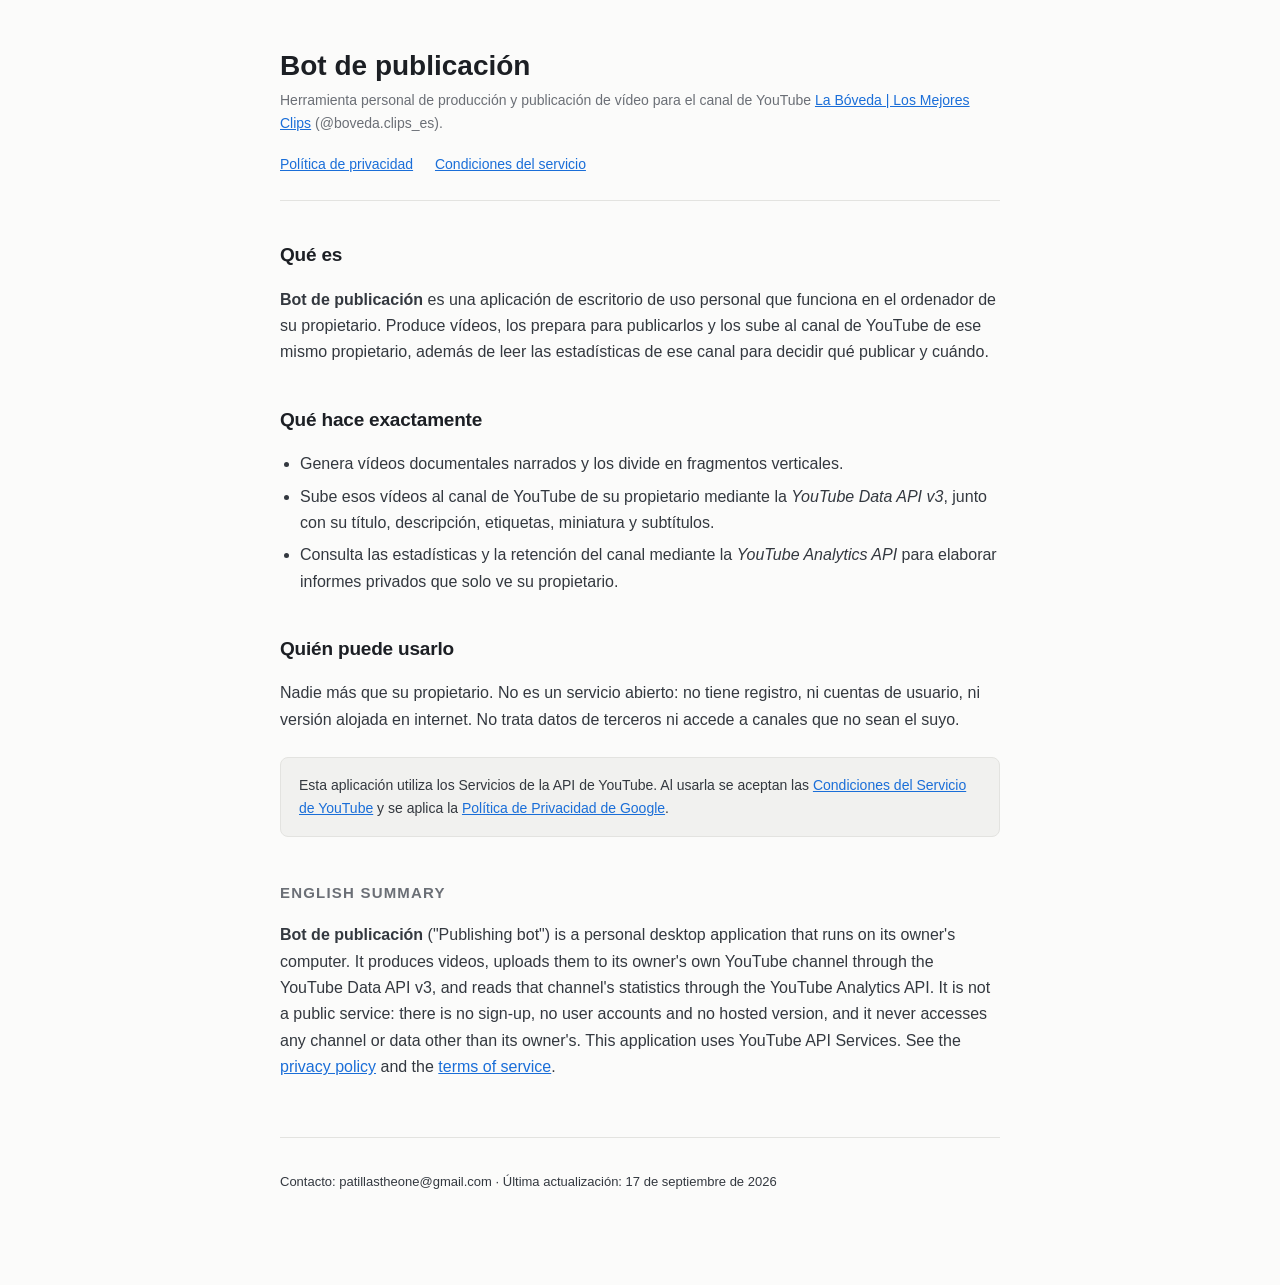
<file: index.html>
<!doctype html>
<html lang="es">
<head>
<meta charset="utf-8">
<meta name="viewport" content="width=device-width,initial-scale=1">
<title>Bot de publicación — La Bóveda | Los Mejores Clips</title>
<link rel="stylesheet" href="estilo.css">
</head>
<body>
<div class="envoltorio">

<header>
  <h1>Bot de publicación</h1>
  <p class="sub">Herramienta personal de producción y publicación de vídeo para el canal de YouTube
     <a href="https://www.youtube.com/@boveda.clips_es">La Bóveda | Los Mejores Clips</a> (@boveda.clips_es).</p>
  <nav>
    <a href="privacidad.html">Política de privacidad</a>
    <a href="condiciones.html">Condiciones del servicio</a>
  </nav>
</header>

<h2>Qué es</h2>
<p><strong>Bot de publicación</strong> es una aplicación de escritorio de uso personal que funciona en
   el ordenador de su propietario. Produce vídeos, los prepara para publicarlos y los sube al canal de
   YouTube de ese mismo propietario, además de leer las estadísticas de ese canal para decidir qué
   publicar y cuándo.</p>

<h2>Qué hace exactamente</h2>
<ul>
  <li>Genera vídeos documentales narrados y los divide en fragmentos verticales.</li>
  <li>Sube esos vídeos al canal de YouTube de su propietario mediante la <em>YouTube Data API v3</em>,
      junto con su título, descripción, etiquetas, miniatura y subtítulos.</li>
  <li>Consulta las estadísticas y la retención del canal mediante la <em>YouTube Analytics API</em>
      para elaborar informes privados que solo ve su propietario.</li>
</ul>

<h2>Quién puede usarlo</h2>
<p>Nadie más que su propietario. No es un servicio abierto: no tiene registro, ni cuentas de usuario,
   ni versión alojada en internet. No trata datos de terceros ni accede a canales que no sean el
   suyo.</p>

<div class="caja">
  <p>Esta aplicación utiliza los Servicios de la API de YouTube. Al usarla se aceptan las
     <a href="https://www.youtube.com/t/terms">Condiciones del Servicio de YouTube</a> y se aplica la
     <a href="https://policies.google.com/privacy">Política de Privacidad de Google</a>.</p>
</div>

<h3>English summary</h3>
<p><strong>Bot de publicación</strong> ("Publishing bot") is a personal desktop application that runs on
   its owner's computer. It produces videos, uploads them to its owner's own YouTube channel through the
   YouTube Data API v3, and reads that channel's statistics through the YouTube Analytics API. It is not
   a public service: there is no sign-up, no user accounts and no hosted version, and it never accesses
   any channel or data other than its owner's. This application uses YouTube API Services. See the
   <a href="privacidad.html">privacy policy</a> and the <a href="condiciones.html">terms of service</a>.</p>

<footer>
  <p>Contacto: patillastheone@gmail.com · Última actualización: 17 de septiembre de 2026</p>
</footer>

</div>
</body>
</html>
</file>
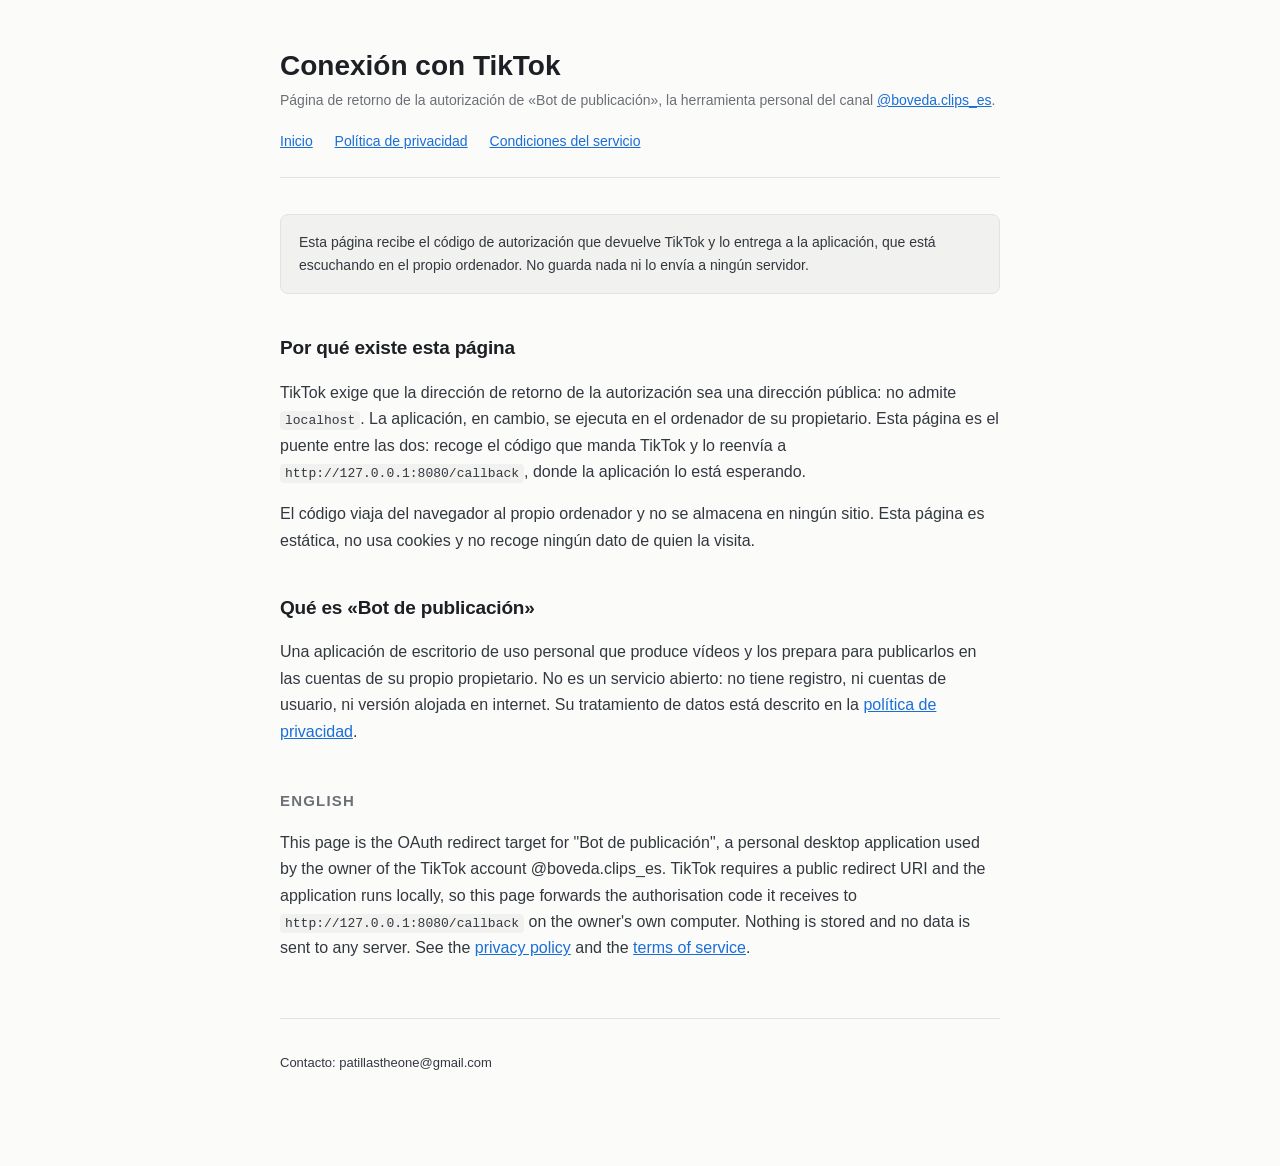
<file: Bot-Tiktok/index.html>
<!doctype html>
<html lang="es">
<head>
<meta charset="utf-8">
<meta name="viewport" content="width=device-width,initial-scale=1">
<title>Bot de publicación — conexión con TikTok</title>
<link rel="stylesheet" href="../estilo.css">
</head>
<body>
<div class="envoltorio">

<header>
  <h1>Conexión con TikTok</h1>
  <p class="sub">Página de retorno de la autorización de «Bot de publicación», la herramienta
     personal del canal <a href="https://www.tiktok.com/@boveda.clips_es">@boveda.clips_es</a>.</p>
  <nav>
    <a href="../index.html">Inicio</a>
    <a href="../privacidad.html">Política de privacidad</a>
    <a href="../condiciones.html">Condiciones del servicio</a>
  </nav>
</header>

<div class="caja">
  <p id="estado">Esta página recibe el código de autorización que devuelve TikTok y lo entrega a la
     aplicación, que está escuchando en el propio ordenador. No guarda nada ni lo envía a ningún
     servidor.</p>
</div>

<h2>Por qué existe esta página</h2>
<p>TikTok exige que la dirección de retorno de la autorización sea una dirección pública: no admite
   <code>localhost</code>. La aplicación, en cambio, se ejecuta en el ordenador de su propietario.
   Esta página es el puente entre las dos: recoge el código que manda TikTok y lo reenvía a
   <code>http://127.0.0.1:8080/callback</code>, donde la aplicación lo está esperando.</p>
<p>El código viaja del navegador al propio ordenador y no se almacena en ningún sitio. Esta página es
   estática, no usa cookies y no recoge ningún dato de quien la visita.</p>

<h2>Qué es «Bot de publicación»</h2>
<p>Una aplicación de escritorio de uso personal que produce vídeos y los prepara para publicarlos en
   las cuentas de su propio propietario. No es un servicio abierto: no tiene registro, ni cuentas de
   usuario, ni versión alojada en internet. Su tratamiento de datos está descrito en la
   <a href="../privacidad.html">política de privacidad</a>.</p>

<h3>English</h3>
<p>This page is the OAuth redirect target for "Bot de publicación", a personal desktop application
   used by the owner of the TikTok account @boveda.clips_es. TikTok requires a public redirect URI and
   the application runs locally, so this page forwards the authorisation code it receives to
   <code>http://127.0.0.1:8080/callback</code> on the owner's own computer. Nothing is stored and no
   data is sent to any server. See the <a href="../privacidad.html">privacy policy</a> and the
   <a href="../condiciones.html">terms of service</a>.</p>

<footer>
  <p>Contacto: patillastheone@gmail.com</p>
</footer>

</div>

<script>
// El codigo de TikTok llega aqui como ?code=...&state=...  Se reenvia tal cual
// al servidor que Tiktok_auth.py levanta en el propio ordenador. Si no hay
// codigo en la direccion, la pagina se queda como esta: alguien que entre por
// su cuenta ve solo la explicacion.
(function () {
  var parametros = new URLSearchParams(window.location.search);
  var codigo = parametros.get("code");
  var estado = document.getElementById("estado");

  if (parametros.get("error")) {
    estado.textContent = "TikTok ha devuelto un error: " + parametros.get("error") +
                         ". Cierra esta pestaña y vuelve a lanzar la autorización.";
    return;
  }
  if (!codigo) return;

  estado.textContent = "Código recibido. Entregándolo a la aplicación…";
  var destino = "http://127.0.0.1:8080/callback?" + parametros.toString();

  // Se usa una imagen en vez de fetch porque la pagina va por https y el
  // servidor local por http: el navegador bloquea fetch (contenido mixto),
  // pero deja salir la peticion de una imagen, que es lo unico que hace falta
  // para que el servidor local reciba el codigo.
  var sonda = new Image();
  sonda.onload = sonda.onerror = function () {
    estado.textContent = "Listo. Vuelve a la ventana de la aplicación; ya puedes cerrar esta pestaña.";
  };
  sonda.src = destino;

  // Reserva: si el navegador no deja ni eso, se navega directamente.
  setTimeout(function () { window.location.href = destino; }, 1500);
})();
</script>

</body>
</html>
</file>
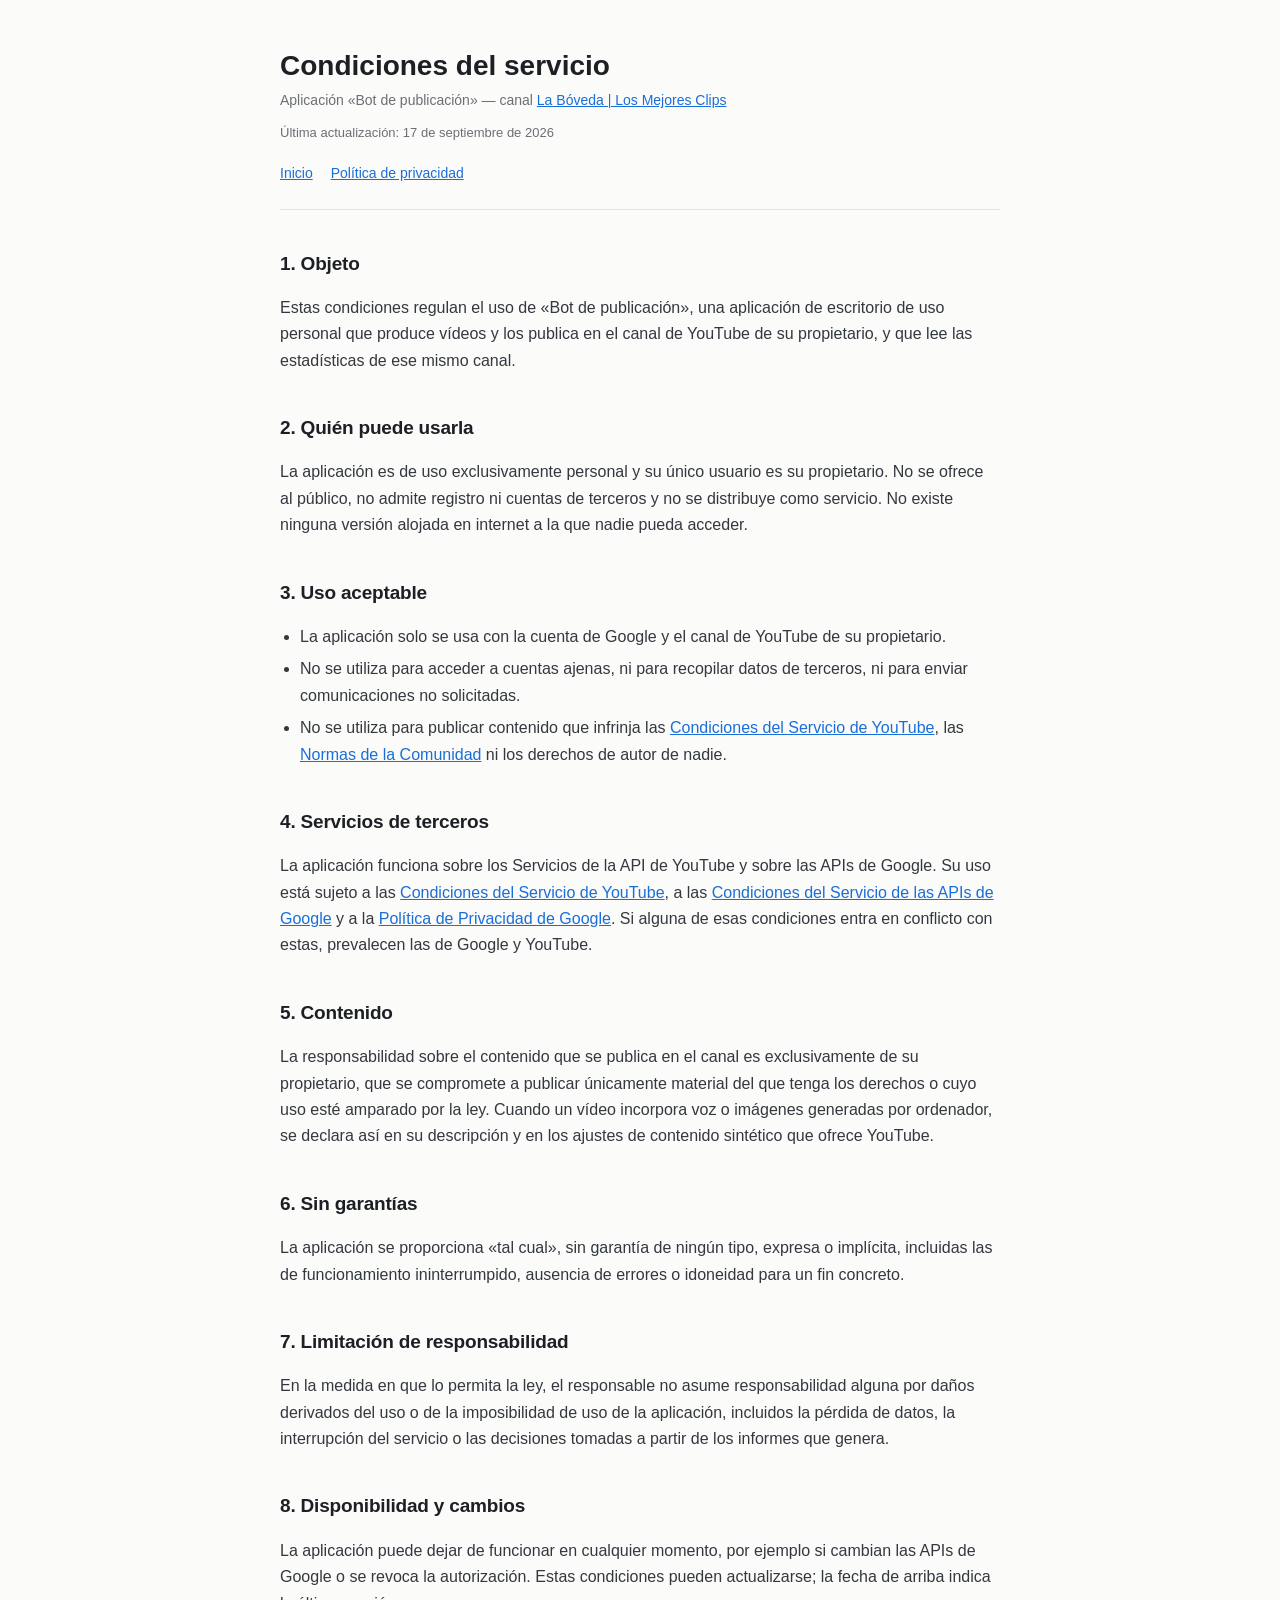
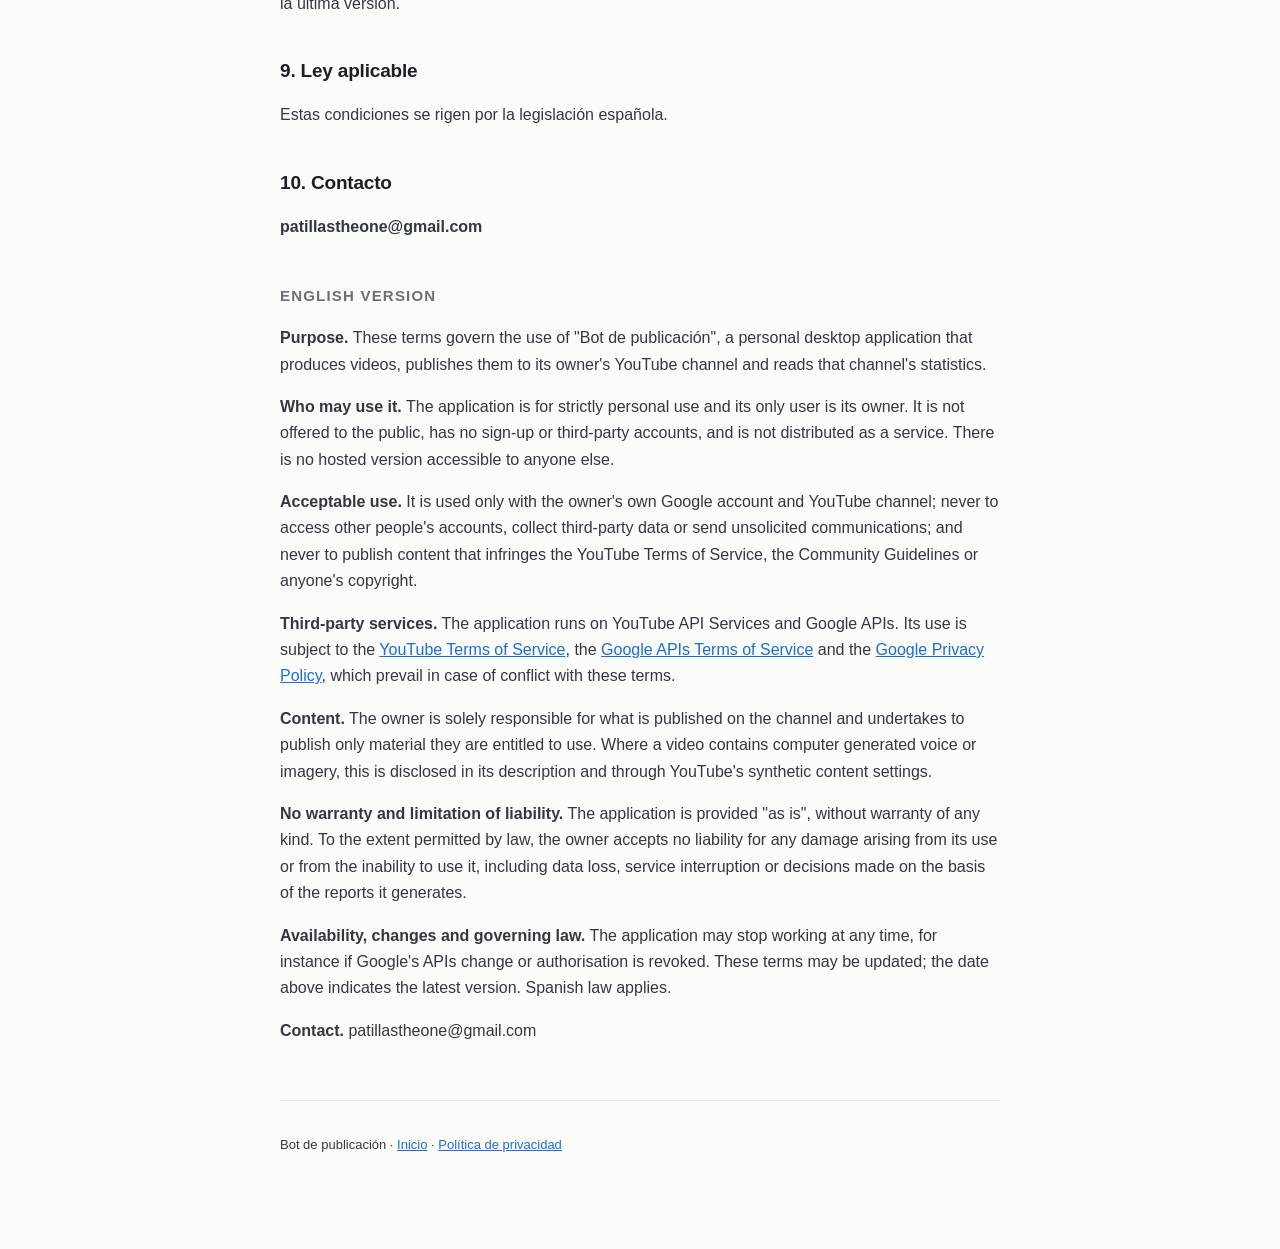
<file: condiciones.html>
<!doctype html>
<html lang="es">
<head>
<meta charset="utf-8">
<meta name="viewport" content="width=device-width,initial-scale=1">
<title>Condiciones del servicio — Bot de publicación</title>
<link rel="stylesheet" href="estilo.css">
</head>
<body>
<div class="envoltorio">

<header>
  <h1>Condiciones del servicio</h1>
  <p class="sub">Aplicación «Bot de publicación» — canal
     <a href="https://www.youtube.com/@boveda.clips_es">La Bóveda | Los Mejores Clips</a></p>
  <p class="fecha">Última actualización: 17 de septiembre de 2026</p>
  <nav><a href="index.html">Inicio</a><a href="privacidad.html">Política de privacidad</a></nav>
</header>

<h2>1. Objeto</h2>
<p>Estas condiciones regulan el uso de «Bot de publicación», una aplicación de escritorio de uso
   personal que produce vídeos y los publica en el canal de YouTube de su propietario, y que lee las
   estadísticas de ese mismo canal.</p>

<h2>2. Quién puede usarla</h2>
<p>La aplicación es de uso exclusivamente personal y su único usuario es su propietario. No se ofrece
   al público, no admite registro ni cuentas de terceros y no se distribuye como servicio. No existe
   ninguna versión alojada en internet a la que nadie pueda acceder.</p>

<h2>3. Uso aceptable</h2>
<ul>
  <li>La aplicación solo se usa con la cuenta de Google y el canal de YouTube de su propietario.</li>
  <li>No se utiliza para acceder a cuentas ajenas, ni para recopilar datos de terceros, ni para
      enviar comunicaciones no solicitadas.</li>
  <li>No se utiliza para publicar contenido que infrinja las
      <a href="https://www.youtube.com/t/terms">Condiciones del Servicio de YouTube</a>, las
      <a href="https://www.youtube.com/howyoutubeworks/policies/community-guidelines/">Normas de la
      Comunidad</a> ni los derechos de autor de nadie.</li>
</ul>

<h2>4. Servicios de terceros</h2>
<p>La aplicación funciona sobre los Servicios de la API de YouTube y sobre las APIs de Google. Su uso
   está sujeto a las <a href="https://www.youtube.com/t/terms">Condiciones del Servicio de YouTube</a>,
   a las <a href="https://developers.google.com/terms">Condiciones del Servicio de las APIs de
   Google</a> y a la <a href="https://policies.google.com/privacy">Política de Privacidad de
   Google</a>. Si alguna de esas condiciones entra en conflicto con estas, prevalecen las de Google y
   YouTube.</p>

<h2>5. Contenido</h2>
<p>La responsabilidad sobre el contenido que se publica en el canal es exclusivamente de su
   propietario, que se compromete a publicar únicamente material del que tenga los derechos o cuyo uso
   esté amparado por la ley. Cuando un vídeo incorpora voz o imágenes generadas por ordenador, se
   declara así en su descripción y en los ajustes de contenido sintético que ofrece YouTube.</p>

<h2>6. Sin garantías</h2>
<p>La aplicación se proporciona «tal cual», sin garantía de ningún tipo, expresa o implícita, incluidas
   las de funcionamiento ininterrumpido, ausencia de errores o idoneidad para un fin concreto.</p>

<h2>7. Limitación de responsabilidad</h2>
<p>En la medida en que lo permita la ley, el responsable no asume responsabilidad alguna por daños
   derivados del uso o de la imposibilidad de uso de la aplicación, incluidos la pérdida de datos, la
   interrupción del servicio o las decisiones tomadas a partir de los informes que genera.</p>

<h2>8. Disponibilidad y cambios</h2>
<p>La aplicación puede dejar de funcionar en cualquier momento, por ejemplo si cambian las APIs de
   Google o se revoca la autorización. Estas condiciones pueden actualizarse; la fecha de arriba indica
   la última versión.</p>

<h2>9. Ley aplicable</h2>
<p>Estas condiciones se rigen por la legislación española.</p>

<h2>10. Contacto</h2>
<p><strong>patillastheone@gmail.com</strong></p>

<h3>English version</h3>
<p><strong>Purpose.</strong> These terms govern the use of "Bot de publicación", a personal desktop
   application that produces videos, publishes them to its owner's YouTube channel and reads that
   channel's statistics.</p>
<p><strong>Who may use it.</strong> The application is for strictly personal use and its only user is
   its owner. It is not offered to the public, has no sign-up or third-party accounts, and is not
   distributed as a service. There is no hosted version accessible to anyone else.</p>
<p><strong>Acceptable use.</strong> It is used only with the owner's own Google account and YouTube
   channel; never to access other people's accounts, collect third-party data or send unsolicited
   communications; and never to publish content that infringes the YouTube Terms of Service, the
   Community Guidelines or anyone's copyright.</p>
<p><strong>Third-party services.</strong> The application runs on YouTube API Services and Google APIs.
   Its use is subject to the <a href="https://www.youtube.com/t/terms">YouTube Terms of Service</a>, the
   <a href="https://developers.google.com/terms">Google APIs Terms of Service</a> and the
   <a href="https://policies.google.com/privacy">Google Privacy Policy</a>, which prevail in case of
   conflict with these terms.</p>
<p><strong>Content.</strong> The owner is solely responsible for what is published on the channel and
   undertakes to publish only material they are entitled to use. Where a video contains computer
   generated voice or imagery, this is disclosed in its description and through YouTube's synthetic
   content settings.</p>
<p><strong>No warranty and limitation of liability.</strong> The application is provided "as is",
   without warranty of any kind. To the extent permitted by law, the owner accepts no liability for any
   damage arising from its use or from the inability to use it, including data loss, service
   interruption or decisions made on the basis of the reports it generates.</p>
<p><strong>Availability, changes and governing law.</strong> The application may stop working at any
   time, for instance if Google's APIs change or authorisation is revoked. These terms may be updated;
   the date above indicates the latest version. Spanish law applies.</p>
<p><strong>Contact.</strong> patillastheone@gmail.com</p>

<footer>
  <p>Bot de publicación · <a href="index.html">Inicio</a> ·
     <a href="privacidad.html">Política de privacidad</a></p>
</footer>

</div>
</body>
</html>
</file>
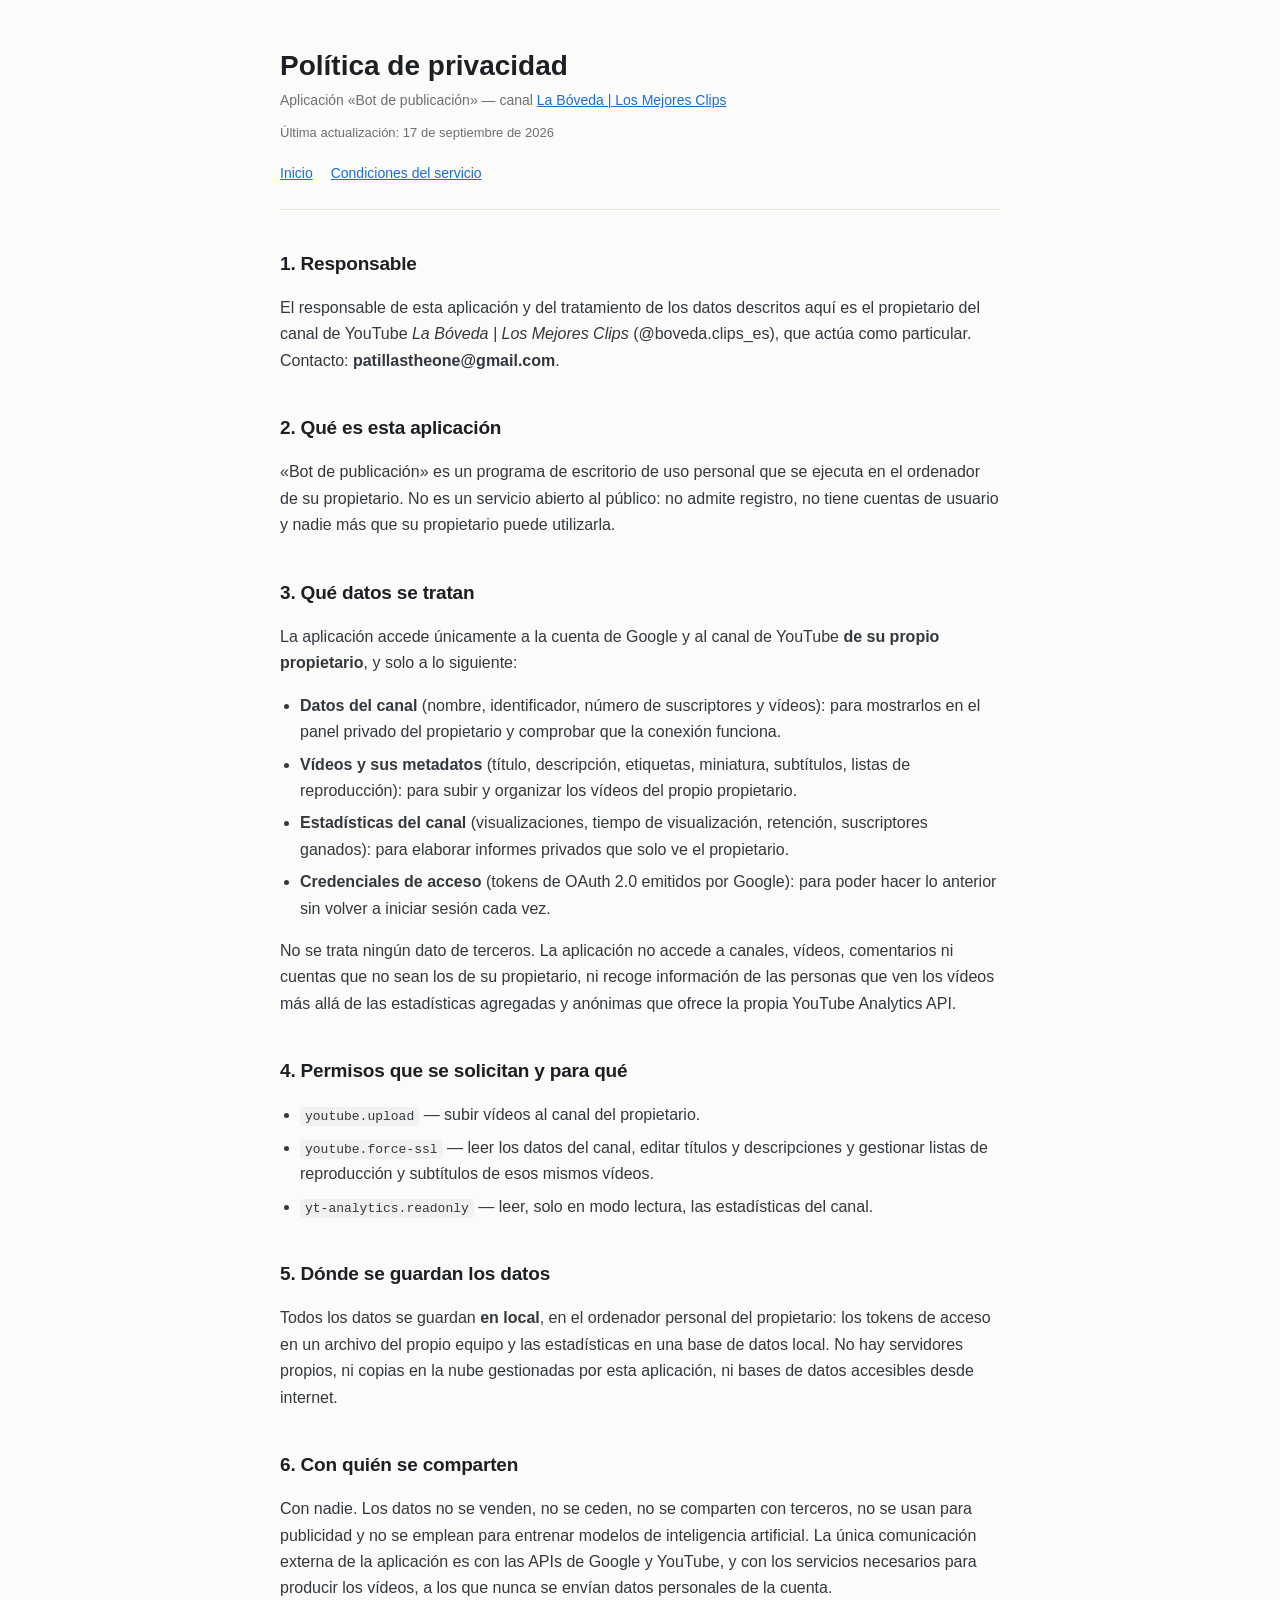
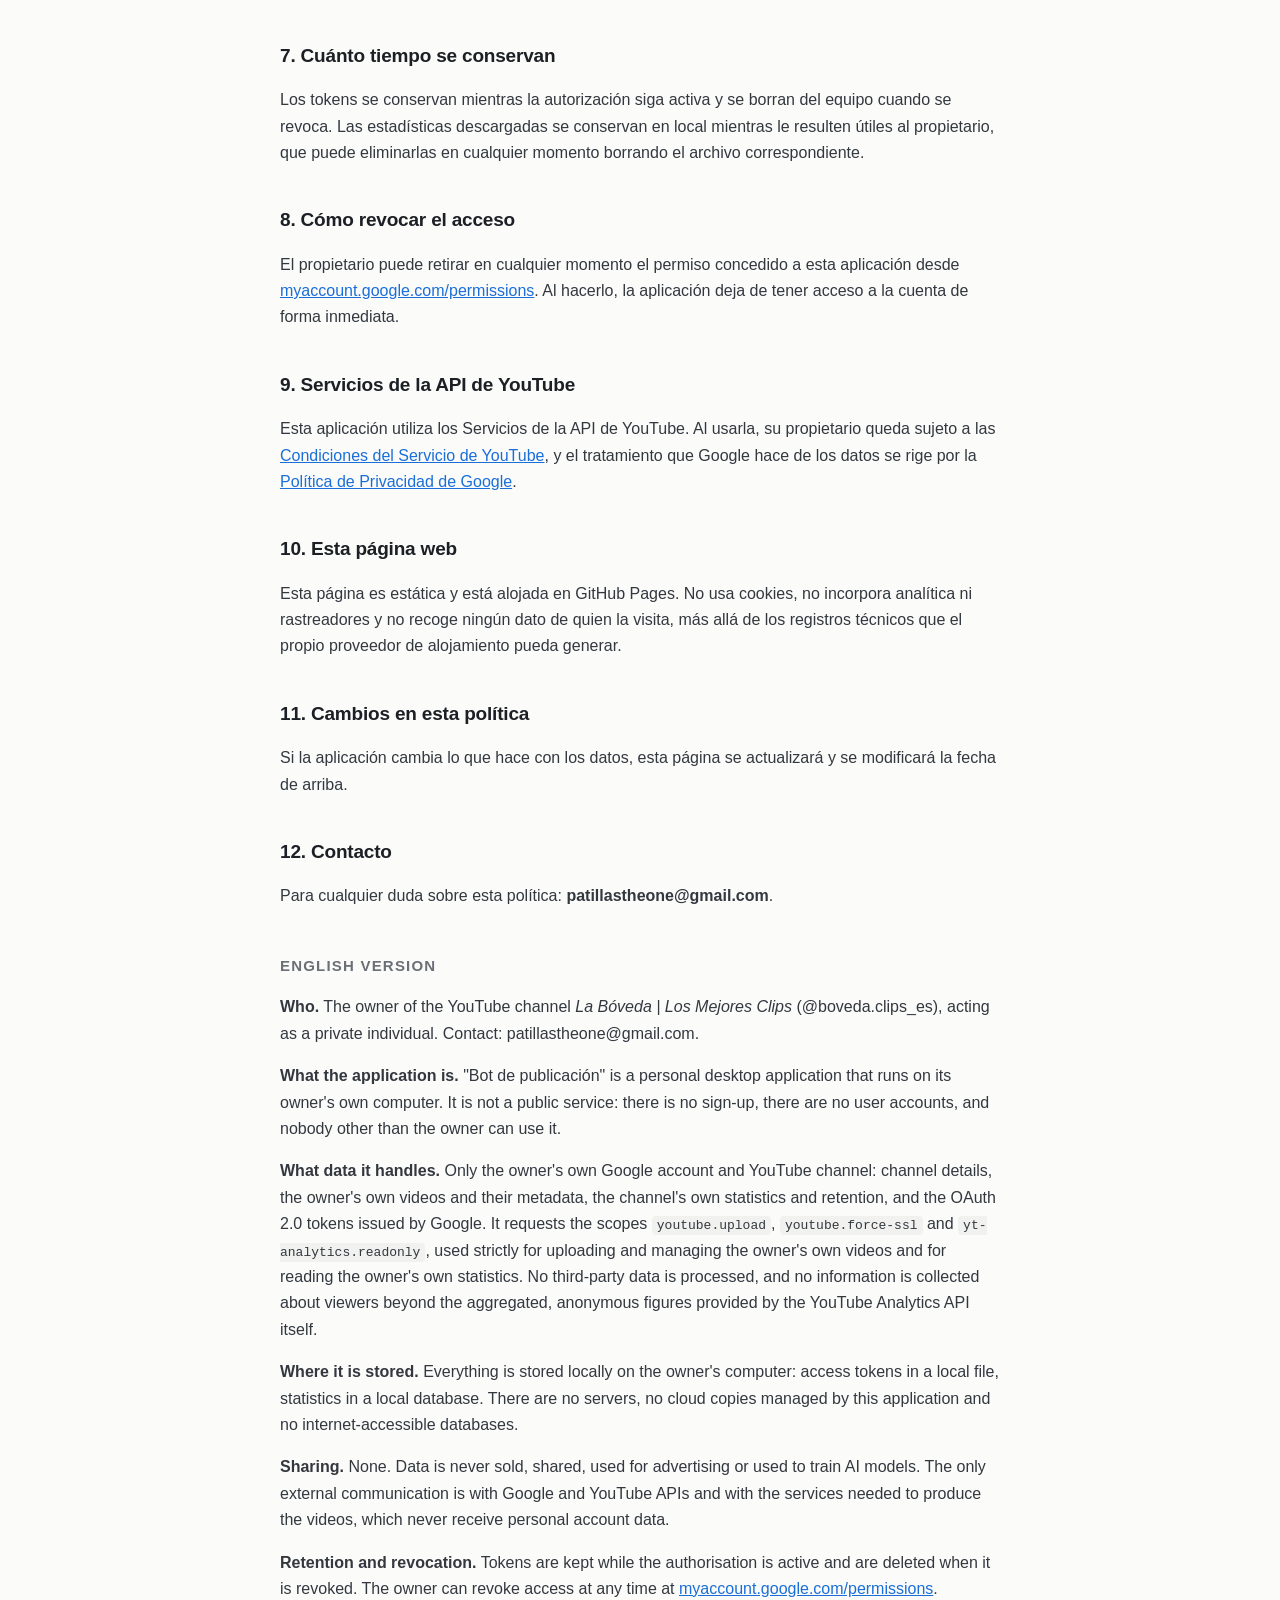
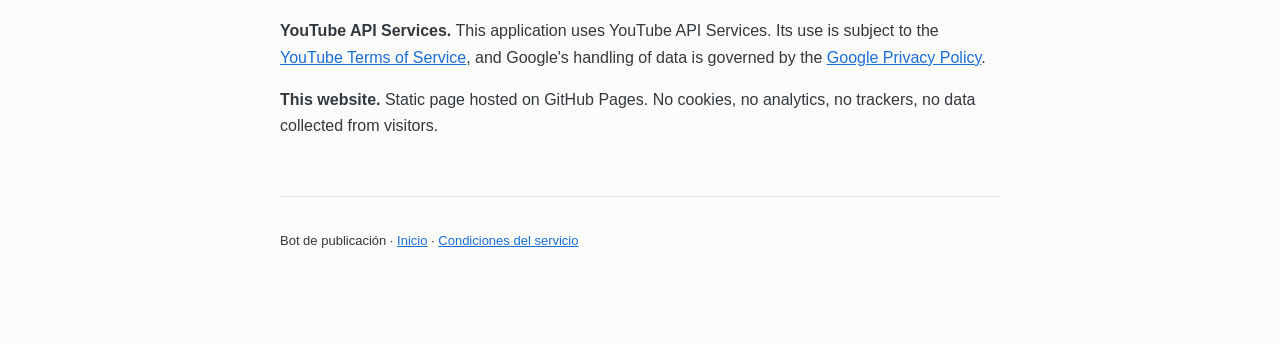
<file: privacidad.html>
<!doctype html>
<html lang="es">
<head>
<meta charset="utf-8">
<meta name="viewport" content="width=device-width,initial-scale=1">
<title>Política de privacidad — Bot de publicación</title>
<link rel="stylesheet" href="estilo.css">
</head>
<body>
<div class="envoltorio">

<header>
  <h1>Política de privacidad</h1>
  <p class="sub">Aplicación «Bot de publicación» — canal
     <a href="https://www.youtube.com/@boveda.clips_es">La Bóveda | Los Mejores Clips</a></p>
  <p class="fecha">Última actualización: 17 de septiembre de 2026</p>
  <nav><a href="index.html">Inicio</a><a href="condiciones.html">Condiciones del servicio</a></nav>
</header>

<h2>1. Responsable</h2>
<p>El responsable de esta aplicación y del tratamiento de los datos descritos aquí es el propietario del
   canal de YouTube <em>La Bóveda | Los Mejores Clips</em> (@boveda.clips_es), que actúa como
   particular. Contacto: <strong>patillastheone@gmail.com</strong>.</p>

<h2>2. Qué es esta aplicación</h2>
<p>«Bot de publicación» es un programa de escritorio de uso personal que se ejecuta en el ordenador de
   su propietario. No es un servicio abierto al público: no admite registro, no tiene cuentas de
   usuario y nadie más que su propietario puede utilizarla.</p>

<h2>3. Qué datos se tratan</h2>
<p>La aplicación accede únicamente a la cuenta de Google y al canal de YouTube <strong>de su propio
   propietario</strong>, y solo a lo siguiente:</p>
<ul>
  <li><strong>Datos del canal</strong> (nombre, identificador, número de suscriptores y vídeos): para
      mostrarlos en el panel privado del propietario y comprobar que la conexión funciona.</li>
  <li><strong>Vídeos y sus metadatos</strong> (título, descripción, etiquetas, miniatura, subtítulos,
      listas de reproducción): para subir y organizar los vídeos del propio propietario.</li>
  <li><strong>Estadísticas del canal</strong> (visualizaciones, tiempo de visualización, retención,
      suscriptores ganados): para elaborar informes privados que solo ve el propietario.</li>
  <li><strong>Credenciales de acceso</strong> (tokens de OAuth 2.0 emitidos por Google): para poder
      hacer lo anterior sin volver a iniciar sesión cada vez.</li>
</ul>
<p>No se trata ningún dato de terceros. La aplicación no accede a canales, vídeos, comentarios ni
   cuentas que no sean los de su propietario, ni recoge información de las personas que ven los vídeos
   más allá de las estadísticas agregadas y anónimas que ofrece la propia YouTube Analytics API.</p>

<h2>4. Permisos que se solicitan y para qué</h2>
<ul>
  <li><code>youtube.upload</code> — subir vídeos al canal del propietario.</li>
  <li><code>youtube.force-ssl</code> — leer los datos del canal, editar títulos y descripciones y
      gestionar listas de reproducción y subtítulos de esos mismos vídeos.</li>
  <li><code>yt-analytics.readonly</code> — leer, solo en modo lectura, las estadísticas del canal.</li>
</ul>

<h2>5. Dónde se guardan los datos</h2>
<p>Todos los datos se guardan <strong>en local</strong>, en el ordenador personal del propietario: los
   tokens de acceso en un archivo del propio equipo y las estadísticas en una base de datos local.
   No hay servidores propios, ni copias en la nube gestionadas por esta aplicación, ni bases de datos
   accesibles desde internet.</p>

<h2>6. Con quién se comparten</h2>
<p>Con nadie. Los datos no se venden, no se ceden, no se comparten con terceros, no se usan para
   publicidad y no se emplean para entrenar modelos de inteligencia artificial. La única comunicación
   externa de la aplicación es con las APIs de Google y YouTube, y con los servicios necesarios para
   producir los vídeos, a los que nunca se envían datos personales de la cuenta.</p>

<h2>7. Cuánto tiempo se conservan</h2>
<p>Los tokens se conservan mientras la autorización siga activa y se borran del equipo cuando se
   revoca. Las estadísticas descargadas se conservan en local mientras le resulten útiles al
   propietario, que puede eliminarlas en cualquier momento borrando el archivo correspondiente.</p>

<h2>8. Cómo revocar el acceso</h2>
<p>El propietario puede retirar en cualquier momento el permiso concedido a esta aplicación desde
   <a href="https://myaccount.google.com/permissions">myaccount.google.com/permissions</a>. Al hacerlo,
   la aplicación deja de tener acceso a la cuenta de forma inmediata.</p>

<h2>9. Servicios de la API de YouTube</h2>
<p>Esta aplicación utiliza los Servicios de la API de YouTube. Al usarla, su propietario queda sujeto a
   las <a href="https://www.youtube.com/t/terms">Condiciones del Servicio de YouTube</a>, y el
   tratamiento que Google hace de los datos se rige por la
   <a href="https://policies.google.com/privacy">Política de Privacidad de Google</a>.</p>

<h2>10. Esta página web</h2>
<p>Esta página es estática y está alojada en GitHub Pages. No usa cookies, no incorpora analítica ni
   rastreadores y no recoge ningún dato de quien la visita, más allá de los registros técnicos que el
   propio proveedor de alojamiento pueda generar.</p>

<h2>11. Cambios en esta política</h2>
<p>Si la aplicación cambia lo que hace con los datos, esta página se actualizará y se modificará la
   fecha de arriba.</p>

<h2>12. Contacto</h2>
<p>Para cualquier duda sobre esta política: <strong>patillastheone@gmail.com</strong>.</p>

<h3>English version</h3>
<p><strong>Who.</strong> The owner of the YouTube channel <em>La Bóveda | Los Mejores Clips</em>
   (@boveda.clips_es), acting as a private individual. Contact: patillastheone@gmail.com.</p>
<p><strong>What the application is.</strong> "Bot de publicación" is a personal desktop application that
   runs on its owner's own computer. It is not a public service: there is no sign-up, there are no user
   accounts, and nobody other than the owner can use it.</p>
<p><strong>What data it handles.</strong> Only the owner's own Google account and YouTube channel:
   channel details, the owner's own videos and their metadata, the channel's own statistics and
   retention, and the OAuth 2.0 tokens issued by Google. It requests the scopes
   <code>youtube.upload</code>, <code>youtube.force-ssl</code> and <code>yt-analytics.readonly</code>,
   used strictly for uploading and managing the owner's own videos and for reading the owner's own
   statistics. No third-party data is processed, and no information is collected about viewers beyond
   the aggregated, anonymous figures provided by the YouTube Analytics API itself.</p>
<p><strong>Where it is stored.</strong> Everything is stored locally on the owner's computer: access
   tokens in a local file, statistics in a local database. There are no servers, no cloud copies managed
   by this application and no internet-accessible databases.</p>
<p><strong>Sharing.</strong> None. Data is never sold, shared, used for advertising or used to train AI
   models. The only external communication is with Google and YouTube APIs and with the services needed
   to produce the videos, which never receive personal account data.</p>
<p><strong>Retention and revocation.</strong> Tokens are kept while the authorisation is active and are
   deleted when it is revoked. The owner can revoke access at any time at
   <a href="https://myaccount.google.com/permissions">myaccount.google.com/permissions</a>.</p>
<p><strong>YouTube API Services.</strong> This application uses YouTube API Services. Its use is subject
   to the <a href="https://www.youtube.com/t/terms">YouTube Terms of Service</a>, and Google's handling
   of data is governed by the <a href="https://policies.google.com/privacy">Google Privacy Policy</a>.</p>
<p><strong>This website.</strong> Static page hosted on GitHub Pages. No cookies, no analytics, no
   trackers, no data collected from visitors.</p>

<footer>
  <p>Bot de publicación · <a href="index.html">Inicio</a> ·
     <a href="condiciones.html">Condiciones del servicio</a></p>
</footer>

</div>
</body>
</html>
</file>
<file: estilo.css>
:root{color-scheme:light dark}
*{box-sizing:border-box}
body{margin:0;padding:0;font:16px/1.65 -apple-system,"Segoe UI",Roboto,Helvetica,Arial,sans-serif;background:#fbfbfa;color:#1c1f24}
.envoltorio{max-width:760px;margin:0 auto;padding:48px 20px 80px}
header{border-bottom:1px solid #e3e3e0;padding-bottom:24px;margin-bottom:36px}
h1{font-size:28px;line-height:1.25;margin:0 0 6px}
h2{font-size:19px;margin:38px 0 10px;letter-spacing:-.01em}
h3{font-size:15px;text-transform:uppercase;letter-spacing:.08em;color:#6b6f76;margin:44px 0 12px;font-weight:600}
p,li{color:#33383f}
ul{padding-left:20px}
li{margin:6px 0}
a{color:#1a6ed8}
.sub{color:#6b6f76;font-size:14px;margin:0}
.fecha{color:#6b6f76;font-size:13px;margin-top:10px}
nav{margin-top:18px;font-size:14px}
nav a{margin-right:18px}
.caja{background:#f1f1ef;border:1px solid #e3e3e0;border-radius:8px;padding:16px 18px;margin:24px 0}
.caja p{margin:0;font-size:14px}
footer{border-top:1px solid #e3e3e0;margin-top:56px;padding-top:20px;font-size:13px;color:#6b6f76}
code{background:#f1f1ef;padding:2px 5px;border-radius:4px;font-size:13px}
@media (prefers-color-scheme:dark){
 body{background:#14171c;color:#e8eaed}
 header,footer{border-color:#2a2f37}
 p,li{color:#c3c8d0}
 .sub,h3,.fecha,footer{color:#8b929c}
 .caja{background:#1a1e25;border-color:#2a2f37}
 a{color:#79b0ff}
 code{background:#1a1e25}
}
</file>
